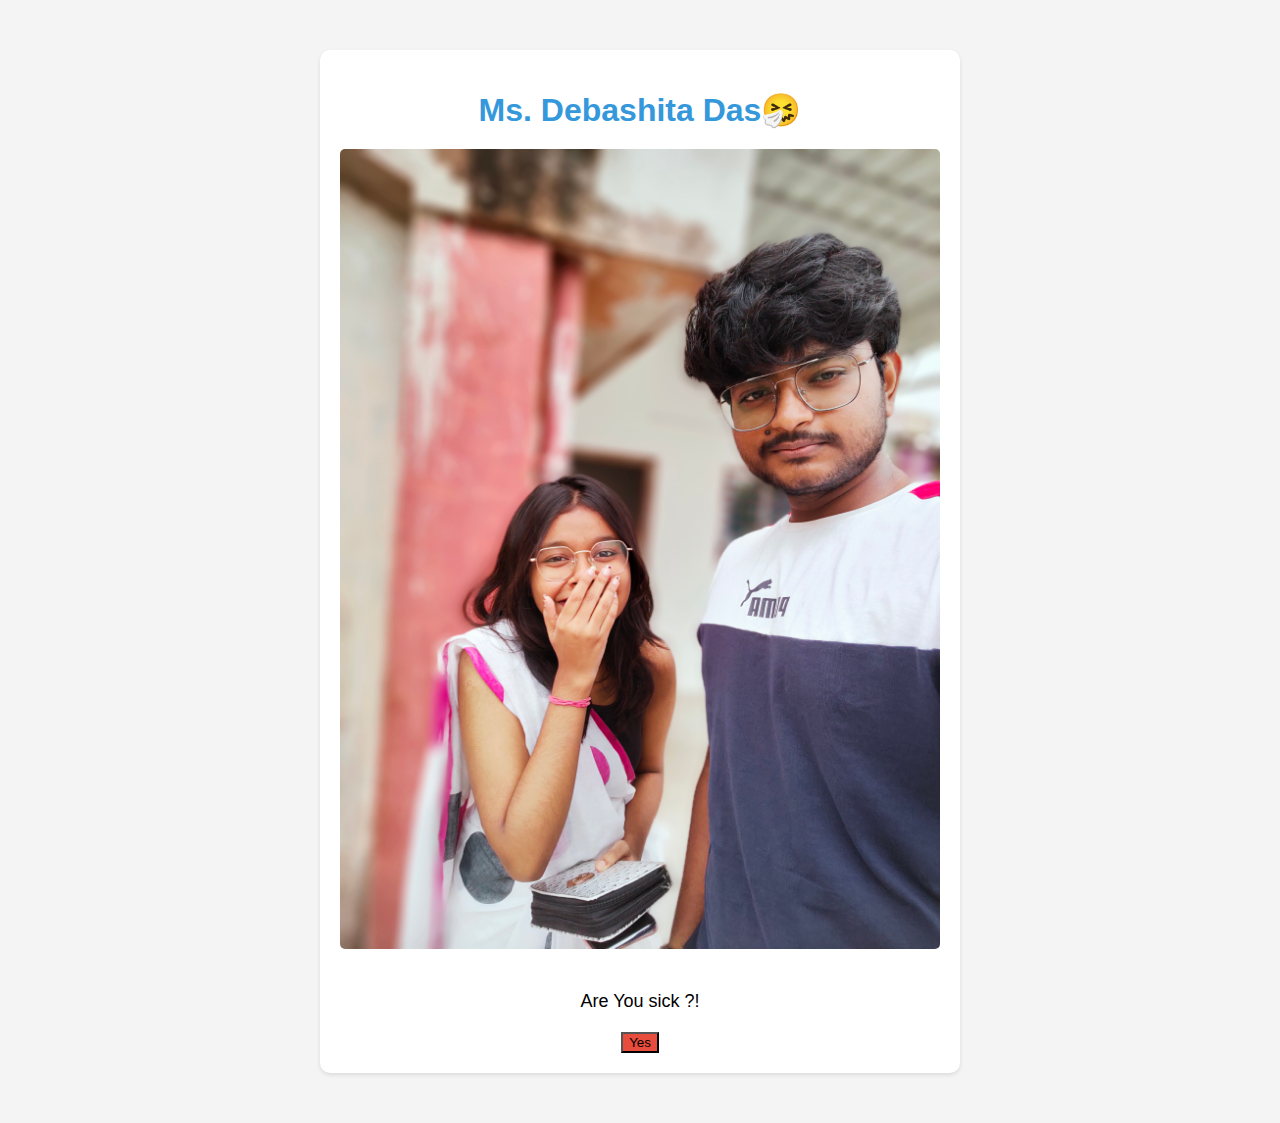
<file: index.html>
<!DOCTYPE html>
<html>
<head>
    <title>Page 1</title>
    <link rel="stylesheet" type="text/css" href="styles.css">
</head>
<body>
    <div class="container">
        <h1>Ms. Debashita Das🤧</h1>
        <img src="./1.jpg" alt="Her Picture">
        <p>Are You sick ?!</p>
        <button id="sickYes">Yes</button>
        <script>
            document.getElementById("sickYes").addEventListener("click", function() {
                window.location.href = "page2.html";
            });
        </script>
    </div>
</body>
</html>
</file>
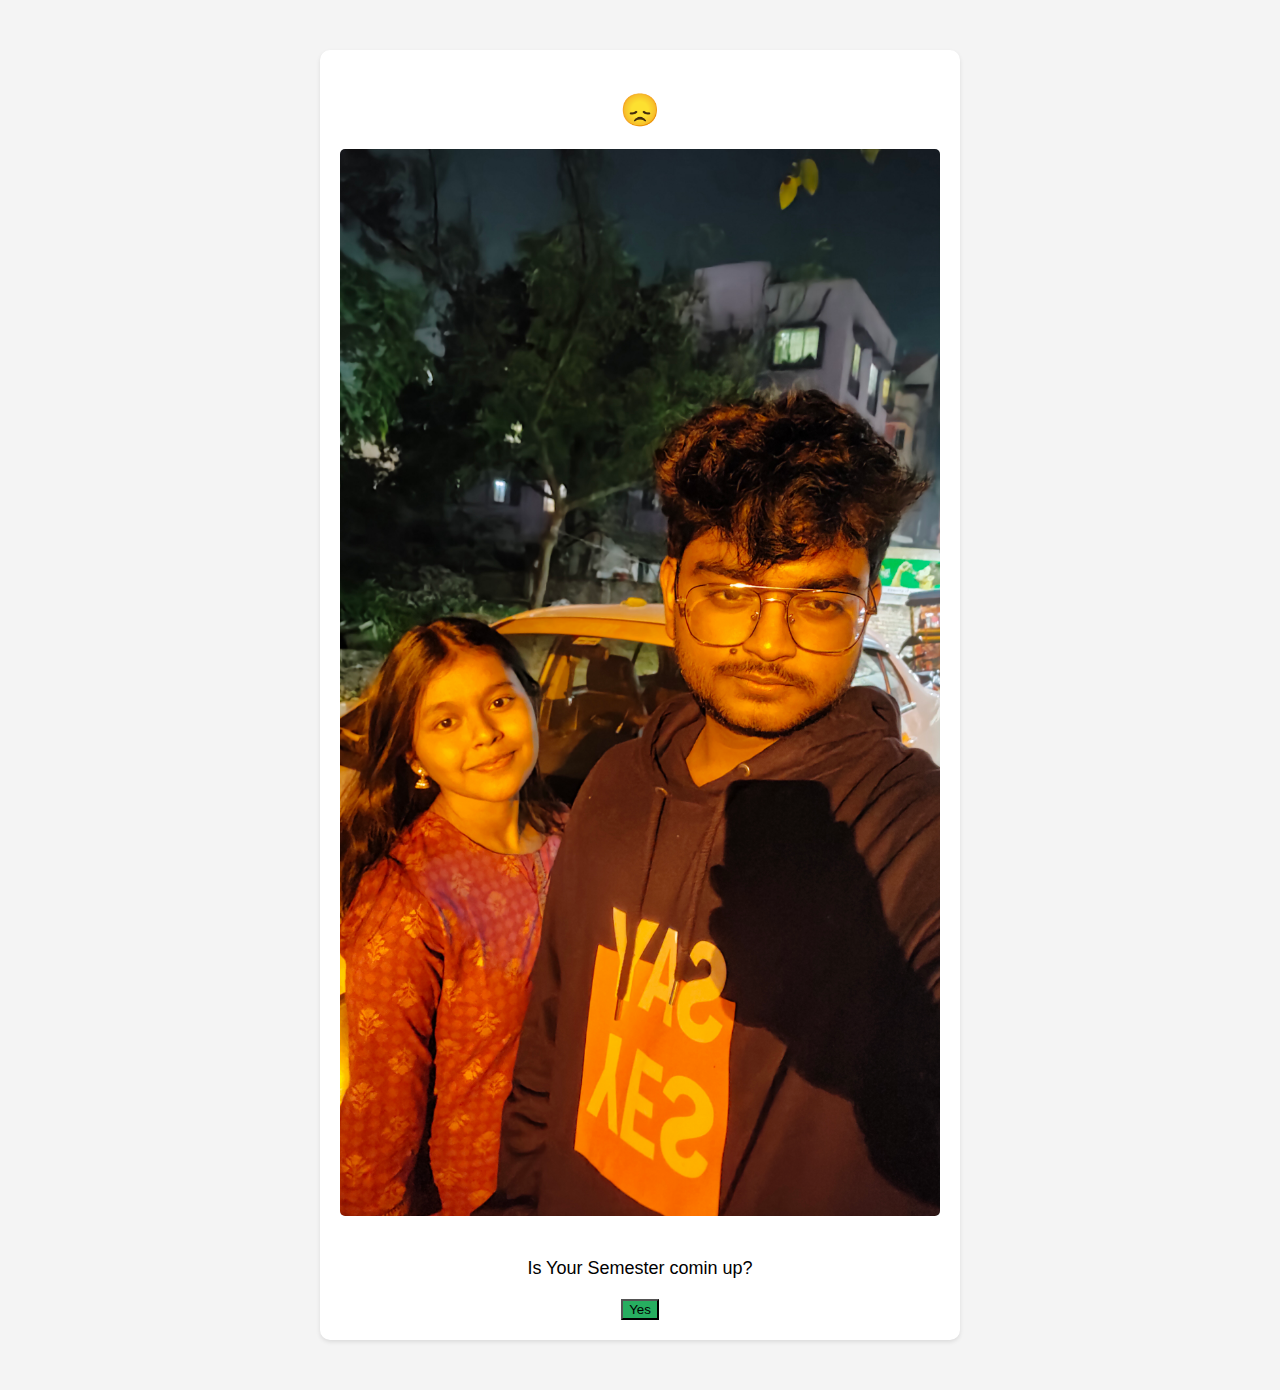
<file: page2.html>
<!DOCTYPE html>
<html>
<head>
    <title>Page 2</title>
    <link rel="stylesheet" type="text/css" href="styles.css">
</head>
<body>
    <div class="container">
        <h1>😞</h1>
        <img src="./2.jpg" alt="Her Picture">
        <p>Is Your Semester comin up?</p>
        <button id="semesterYes">Yes</button>
        <script>
            document.getElementById("semesterYes").addEventListener("click", function() {
                window.location.href = "page3.html";
            });
        </script>
    </div>
</body>
</html>
</file>
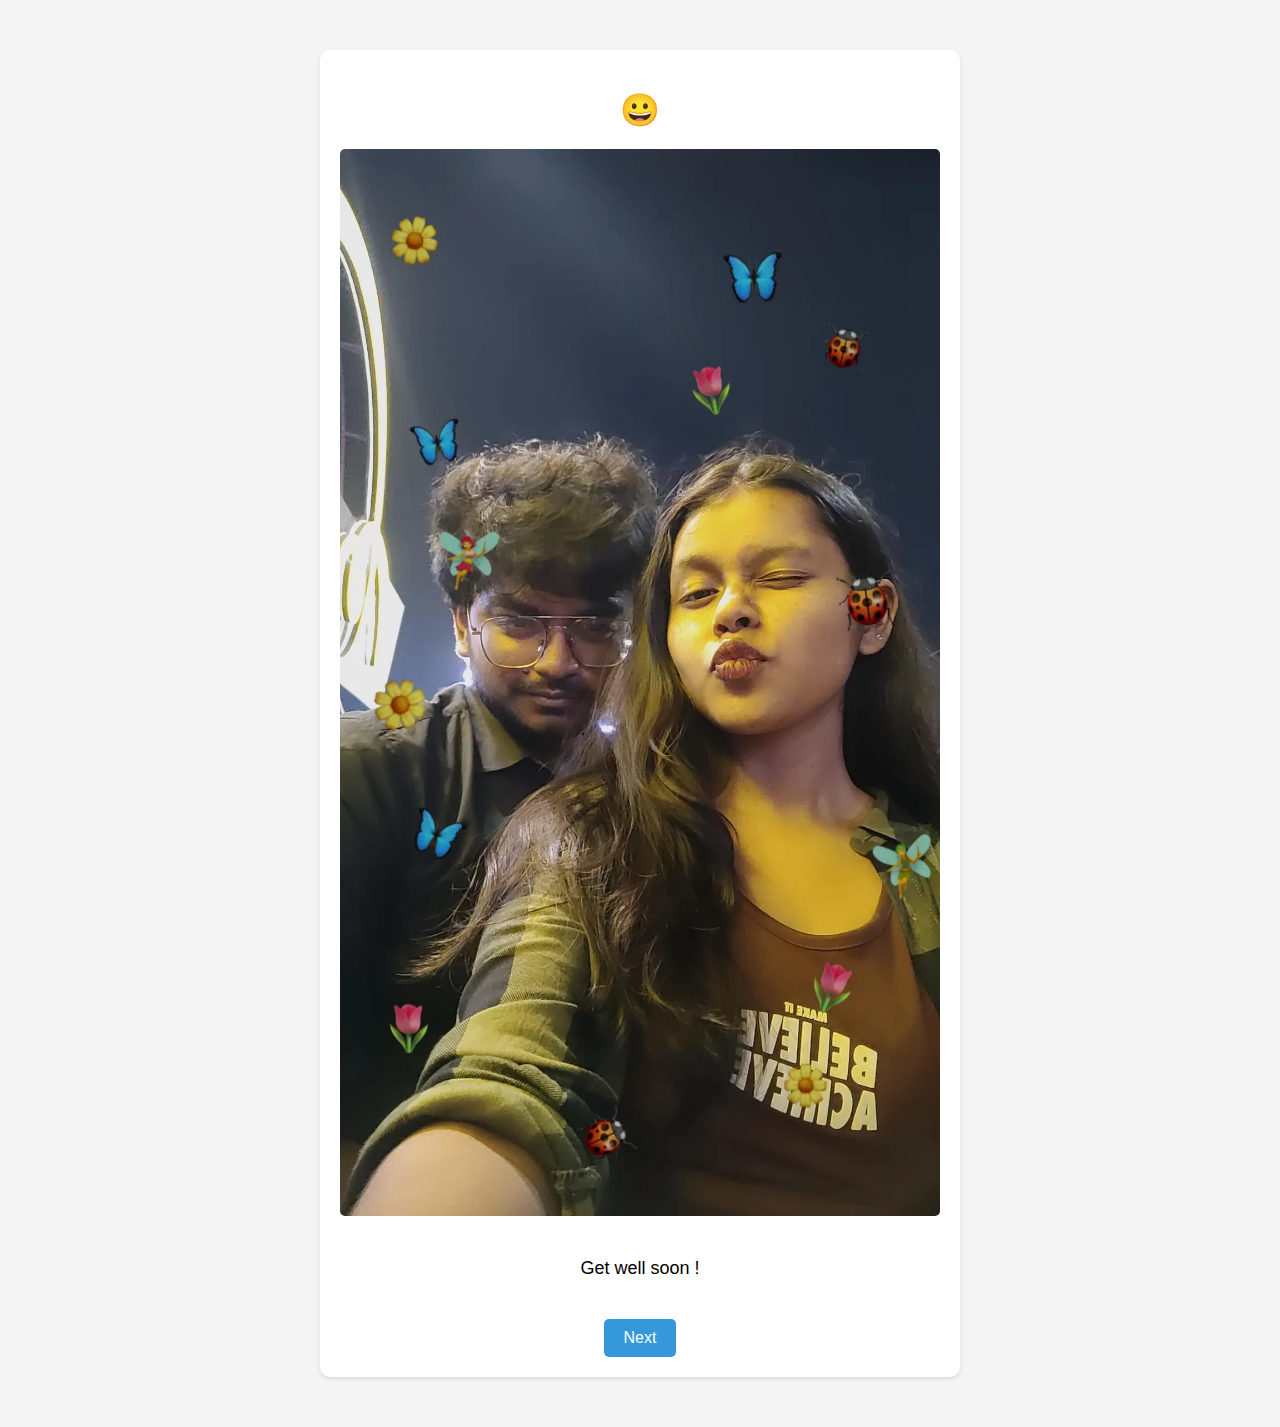
<file: page3.html>
<!DOCTYPE html>
<html>
<head>
    <title>Page 3</title>
    <link rel="stylesheet" type="text/css" href="styles.css">
</head>
<body>
    <div class="container">
        <h1>😀</h1>
        <img src="./3.webp" alt="Her Picture">
        <p>Get well soon !</p>
        <a class="button" href="page4.html">Next</a>
    </div>
</body>
</html>
</file>
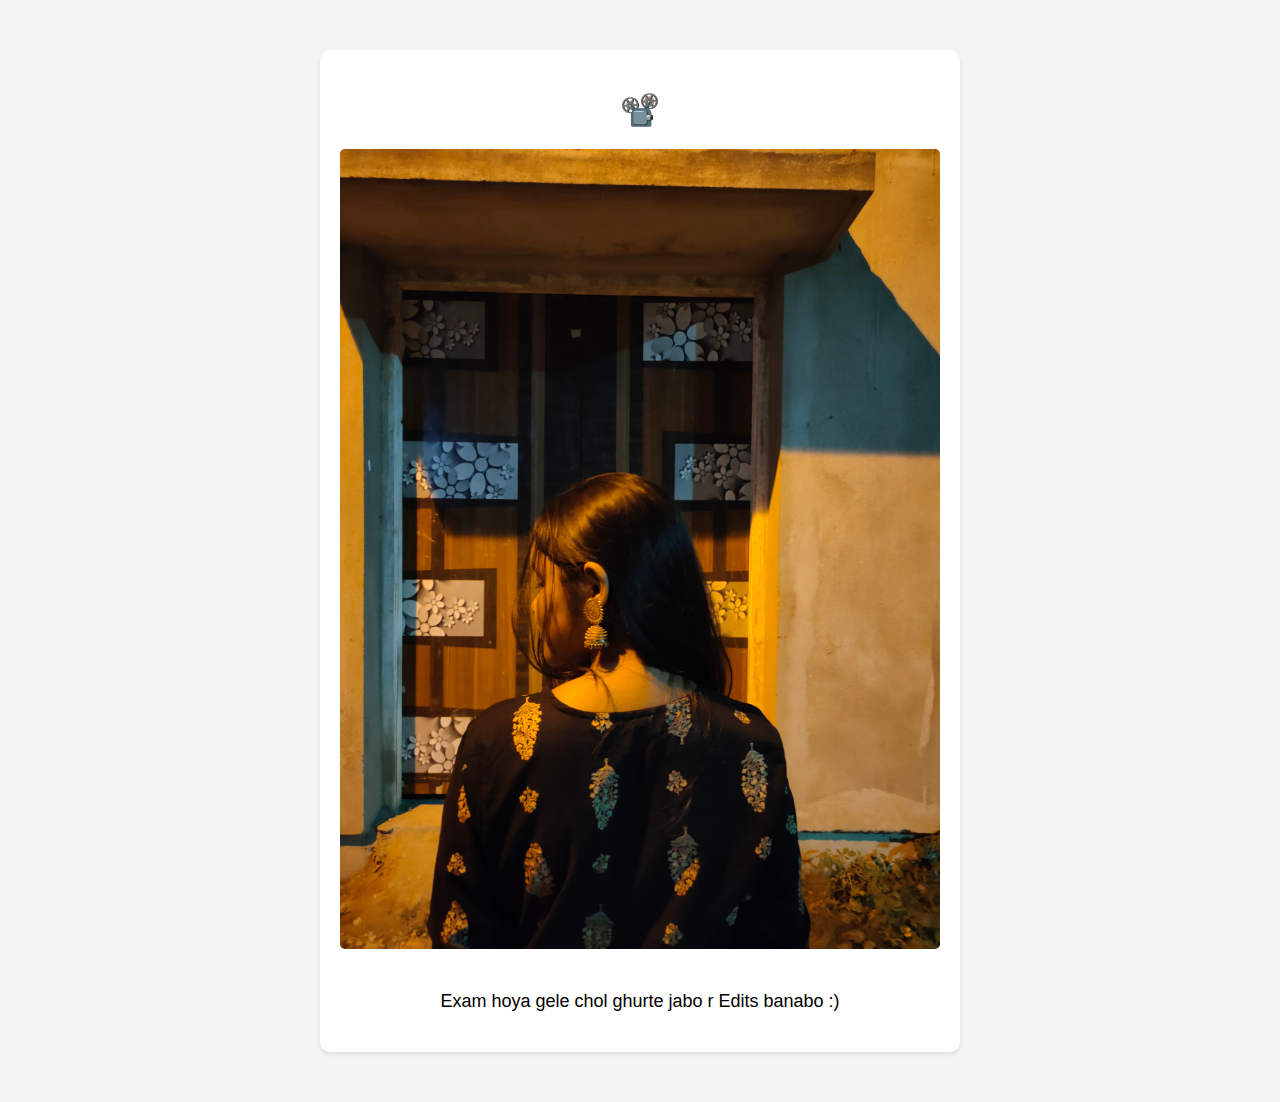
<file: page5.html>
<!DOCTYPE html>
<html>
<head>
    <title>Page 5</title>
    <link rel="stylesheet" type="text/css" href="styles.css">
</head>
<body>
    <div class="container">
        <h1>📽️</h1>
        <img src="./5.jpg" alt="Her Picture">
        
        <p>Exam hoya gele chol ghurte jabo r Edits banabo :)</p>
    </div>
</body>
</html>
</file>
<file: styles.css>
body {
    font-family: Arial, sans-serif;
    background-color: #f4f4f4;
    margin: 0;
}

.container {
    max-width: 600px;
    margin: 50px auto;
    padding: 20px;
    background-color: #fff;
    border-radius: 10px;
    box-shadow: 0 2px 4px rgba(0, 0, 0, 0.1);
    text-align: center;
}

img {
    max-width: 100%;
    border-radius: 5px;
    margin-bottom: 20px;
}

h1 {
    margin-bottom: 20px;
    color: #3498db;
}

p {
    margin-bottom: 20px;
    font-size: 18px;
}

.button {
    display: inline-block;
    background-color: #3498db;
    color: #fff;
    border: none;
    border-radius: 5px;
    padding: 10px 20px;
    margin-top: 20px;
    text-decoration: none;
    cursor: pointer;
    font-size: 16px;
    transition: background-color 0.3s;
}

/* Style for "Yes" buttons on Page 1 */
#sickYes {
    background-color: #e74c3c; /* Red color */
}

/* Style for "Yes" buttons on Page 2 */
#semesterYes {
    background-color: #27ae60; /* Green color */
}

.button:hover {
    background-color: #2980b9;
}
</file>
